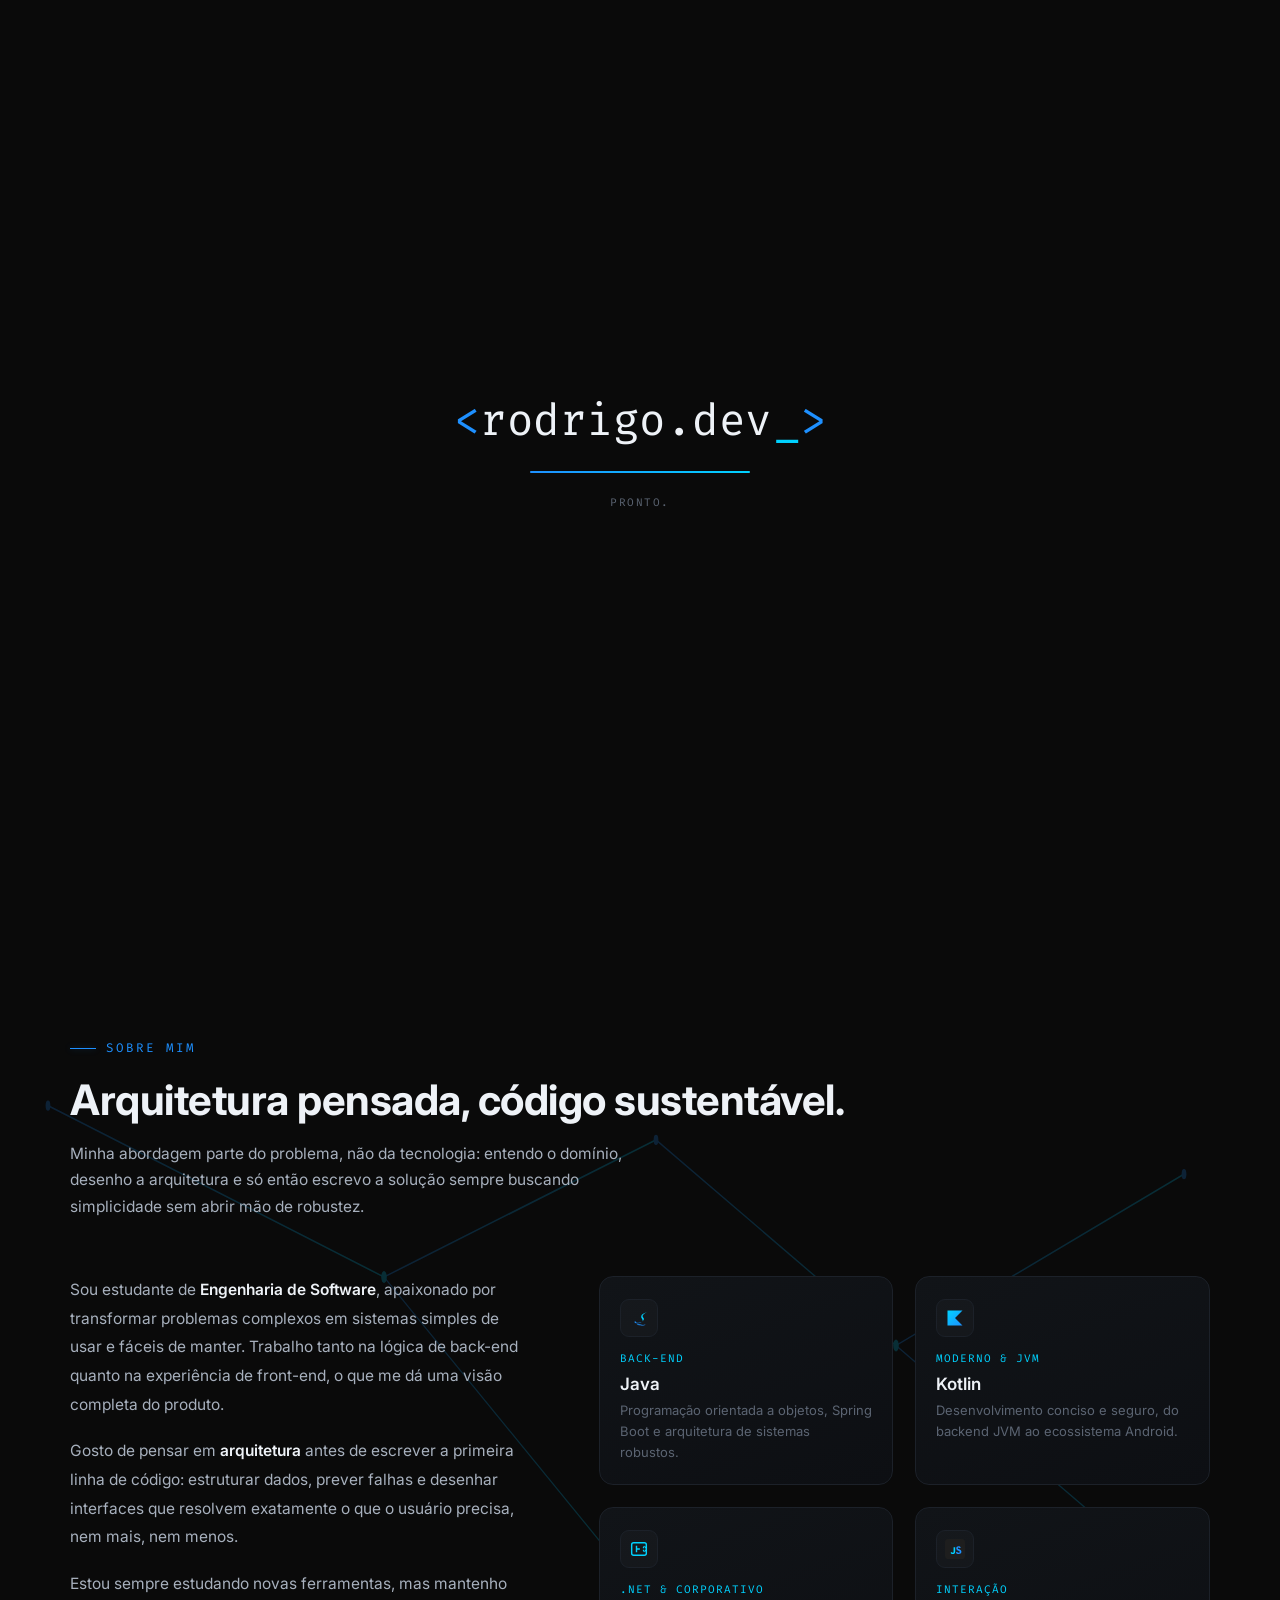
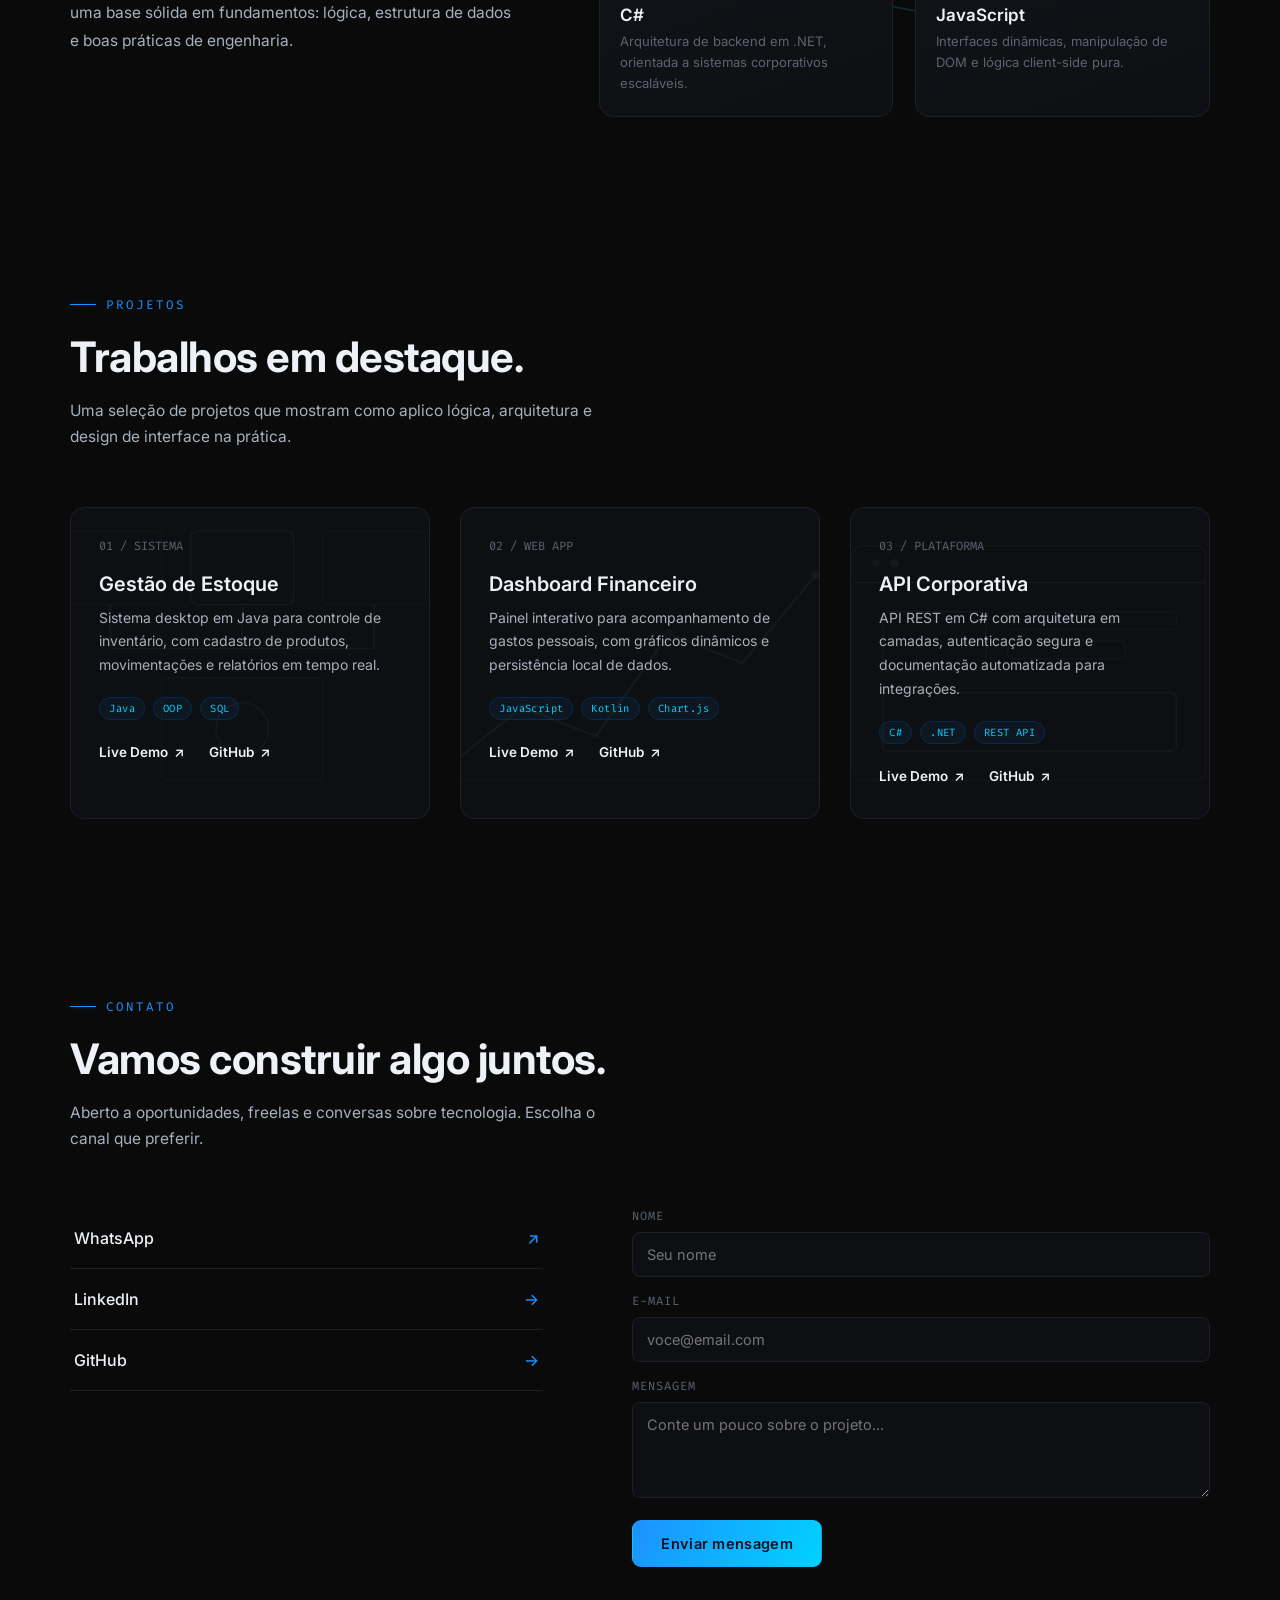
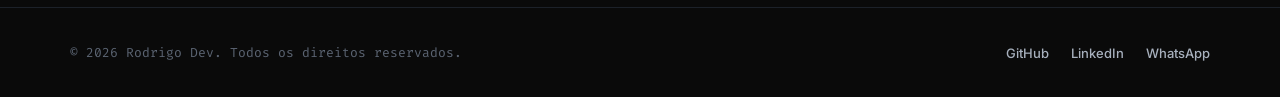
<file: index.html>
<!DOCTYPE html>
<html lang="pt-BR">
<head>
<meta charset="UTF-8">
<meta name="viewport" content="width=device-width, initial-scale=1.0">
<title>Rodrigo Dev — Desenvolvedor de Software</title>
<link rel="preconnect" href="https://fonts.googleapis.com">
<link rel="preconnect" href="https://fonts.gstatic.com" crossorigin>
<link href="https://fonts.googleapis.com/css2?family=Inter:wght@300;400;500;600;700;800&family=Fira+Code:wght@400;500;600;700&display=swap" rel="stylesheet">
<link rel="stylesheet" href="styles.css">
</head>
<body class="locked">

<div id="preloader">
  <div class="pre-logo">
    <span class="chev">&lt;</span><span class="txt">rodrigo.dev</span><span class="cursor">_</span><span class="chev">&gt;</span>
  </div>
  <div class="pre-bar"></div>
  <div class="pre-status" id="preStatus">compilando…</div>
</div>

<canvas id="net"></canvas>
<div class="noise"></div>

<div class="social-rail" aria-label="Redes sociais">
  <div class="rail-line"></div>
  <a href="https://github.com/rodrigo-sillva" target="_blank" rel="noopener" aria-label="GitHub">
    <svg viewBox="0 0 24 24" fill="none" stroke="currentColor" stroke-width="1.6"><path d="M12 2C6.48 2 2 6.58 2 12.25c0 4.53 2.87 8.37 6.84 9.73.5.1.68-.22.68-.5 0-.24-.01-1.04-.01-1.89-2.78.62-3.37-1.22-3.37-1.22-.45-1.18-1.11-1.5-1.11-1.5-.9-.63.07-.62.07-.62 1 .07 1.53 1.05 1.53 1.05.89 1.56 2.34 1.11 2.91.85.09-.66.35-1.11.63-1.37-2.22-.26-4.56-1.14-4.56-5.07 0-1.12.39-2.04 1.03-2.76-.1-.26-.45-1.31.1-2.73 0 0 .84-.27 2.75 1.05a9.3 9.3 0 0 1 5 0c1.91-1.32 2.75-1.05 2.75-1.05.55 1.42.2 2.47.1 2.73.64.72 1.03 1.64 1.03 2.76 0 3.94-2.34 4.81-4.57 5.06.36.32.68.95.68 1.92 0 1.39-.01 2.51-.01 2.85 0 .28.18.6.69.5A10.26 10.26 0 0 0 22 12.25C22 6.58 17.52 2 12 2Z"/></svg>
  </a>
  <a href="https://www.linkedin.com/in/rodrigo-da-cruz-silva/" target="_blank" rel="noopener" aria-label="LinkedIn">
    <svg viewBox="0 0 24 24" fill="none" stroke="currentColor" stroke-width="1.6"><rect x="3" y="3" width="18" height="18" rx="3"/><line x1="7.5" y1="10.2" x2="7.5" y2="17"/><line x1="7.5" y1="6.9" x2="7.5" y2="7"/><path d="M11.3 17v-4.2c0-1.5.9-2.6 2.3-2.6 1.3 0 2.1.9 2.1 2.6V17"/><line x1="11.3" y1="10.2" x2="11.3" y2="17"/></svg>
  </a>
  <a href="https://www.instagram.com/rodrigocruzz.s?igsh=YnJjajUyamhsdjR5" target="_blank" rel="noopener" aria-label="Instagram">
    <svg viewBox="0 0 24 24" fill="none" stroke="currentColor" stroke-width="1.6"><rect x="3" y="3" width="18" height="18" rx="5"/><circle cx="12" cy="12" r="4"/><circle cx="17.2" cy="6.8" r="1"/></svg>
  </a>
  <div class="rail-line"></div>
</div>

<header id="siteHeader">
  <a href="#hero" class="logo" aria-label="Rodrigo Dev — início">
    <span class="bracket">&lt;</span><span class="rodrigo">Rodrigo</span><span class="dev">Dev</span><span class="bracket">&gt;</span>
  </a>
  <button class="nav-toggle" id="navToggle" aria-label="Abrir menu" aria-expanded="false">
    <span></span><span></span><span></span>
  </button>
  <nav id="mainNav">
    <ul>
      <li><a href="#sobre">Sobre</a></li>
      <li><a href="#projetos">Projetos</a></li>
      <li><a href="#contato">Contato</a></li>
    </ul>
  </nav>
</header>

<main>

  <section id="hero">
    <div class="hero-inner">
      <div class="hero-content">
        <div class="hero-tag"><span class="dot"></span> DISPONÍVEL PARA NOVOS PROJETOS</div>
        <h1>
          <span class="type-line" id="typeLine">Desenvolvedor de Software</span>
          <span class="grad">Full Stack.<span class="caret"></span></span>
        </h1>
        <p class="lead">
          Construo sistemas robustos e escaláveis unindo arquitetura sólida em <strong style="color:var(--text-hi)">Java</strong>, <strong style="color:var(--text-hi)">Kotlin</strong> e <strong style="color:var(--text-hi)">C#</strong> a experiências dinâmicas no frontend com <strong style="color:var(--text-hi)">JavaScript</strong>. Foco em resolver problemas reais com código limpo e escalável.
        </p>

        <div class="tech-badges">
          <div class="tech-badge">
            <svg viewBox="0 0 24 24"><path fill="#1e90ff" d="M8.5 16.5c-1.6 1 3.6 1.7 6.7.6-2.1 1.5-9.9 2.2-8.5-.8 0 0 .9.1 1.8.2Z"/><path fill="#00d2ff" d="M15.9 13.4c1.4 1.6-.4 2.9-.4 2.9s3.6-1.9 2-4.2c-1.5-2.2-2.7-3.3 3.6-7 0 0-9.9 2.5-5.2 8.3Z"/><path fill="#1e90ff" d="M10 18.9s-1.6 1 1.1 1.3c3.2.4 4.9.3 8.3-.4 0 0 .8.5-.9 1-3.5.9-13.1 1.2-1.6-.5-.9-.2Zm-.6-2.7s-1.8 1.3 1 1.6c3.4.4 6.1.4 10.5-.6 0 0 .6.6-.5 1-4.1 1.2-14.7.8-9.6-1.3-.9.3Z"/></svg>
            Java
          </div>
          <div class="tech-badge">
            <svg viewBox="0 0 24 24"><defs><linearGradient id="kt-b" x1="0" y1="0" x2="1" y2="1"><stop offset="0" stop-color="#00d2ff"/><stop offset="1" stop-color="#1e90ff"/></linearGradient></defs><path fill="url(#kt-b)" d="M3 3h18L12 12l9 9H3V3Z"/></svg>
            Kotlin
          </div>
          <div class="tech-badge">
            <svg viewBox="0 0 24 24" fill="none" stroke="#00d2ff" stroke-width="1.7"><path d="M9 8v8M9 12h4"/><path d="M17.5 9.5l1.2-.8M17.5 9.5v1.6M17.5 14.5l1.2.8M17.5 14.5v-1.6M20 9.5l1.2-.8M20 9.5v1.6M20 14.5l1.2.8M20 14.5v-1.6"/><rect x="3.2" y="4.5" width="17.6" height="15" rx="2.4"/></svg>
            C#
          </div>
          <div class="tech-badge">
            <svg viewBox="0 0 24 24"><rect width="24" height="24" rx="4" fill="#1e1e1e"/><path fill="#00d2ff" d="M6.6 16.4l1.5-.9c.3.5.6.9 1.2.9.6 0 1-.2 1-1.2V9.8h1.9v5.4c0 2-1.2 2.9-2.8 2.9-1.5 0-2.4-.8-2.8-1.7Z"/><path fill="#1e90ff" d="M13 16.2l1.5-.9c.4.6 1 1.1 1.9 1.1.8 0 1.3-.4 1.3-.9 0-.6-.5-.9-1.4-1.3l-.5-.2c-1.4-.6-2.3-1.3-2.3-2.9 0-1.4 1.1-2.5 2.8-2.5 1.2 0 2.1.4 2.7 1.5l-1.5.9c-.3-.5-.6-.8-1.2-.8-.5 0-.9.3-.9.8 0 .5.3.7 1.2 1.1l.5.2c1.7.7 2.6 1.4 2.6 3.1 0 1.7-1.4 2.7-3.2 2.7-1.8 0-2.9-.8-3.5-1.9Z"/></svg>
            JavaScript
          </div>
        </div>

        <div class="hero-cta">
          <a href="#projetos" class="btn btn-primary">Veja Meus Projetos</a>
          <a href="#contato" class="btn btn-ghost">Entrar em Contato</a>
        </div>
        <div class="hero-meta">
          <div><div class="num">3+</div><div class="label">Anos em formação técnica</div></div>
          <div><div class="num">12</div><div class="label">Projetos entregues</div></div>
          <div><div class="num">100%</div><div class="label">Código próprio &amp; versionado</div></div>
        </div>
      </div>

      <div class="hero-visual" aria-hidden="true">
        <svg viewBox="0 0 560 420">
          <defs>
            <radialGradient id="coreGlow" cx="50%" cy="50%" r="50%">
              <stop offset="0%" stop-color="#00d2ff" stop-opacity=".9"/>
              <stop offset="100%" stop-color="#00d2ff" stop-opacity="0"/>
            </radialGradient>
            <linearGradient id="edgeGrad" x1="0" y1="0" x2="1" y2="1">
              <stop offset="0" stop-color="#1e90ff"/>
              <stop offset="1" stop-color="#00d2ff"/>
            </linearGradient>
          </defs>

          <circle cx="230" cy="210" r="95" fill="url(#coreGlow)" class="pulse-glow"/>
          <circle cx="230" cy="210" r="140" fill="none" stroke="#1e90ff" stroke-opacity=".25" stroke-width="1" class="spin-slow"/>
          <circle cx="230" cy="210" r="140" stroke-dasharray="4 10" fill="none" stroke="#00d2ff" stroke-opacity=".5" stroke-width="1.4" class="spin-slow"/>

          <line x1="230" y1="210" x2="100" y2="130" stroke="url(#edgeGrad)" stroke-opacity=".4" stroke-width="1.2"/>
          <line x1="230" y1="210" x2="360" y2="90" stroke="url(#edgeGrad)" stroke-opacity=".45" stroke-width="1.2"/>
          <line x1="230" y1="210" x2="100" y2="300" stroke="url(#edgeGrad)" stroke-opacity=".4" stroke-width="1.2"/>
          <line x1="230" y1="210" x2="350" y2="320" stroke="url(#edgeGrad)" stroke-opacity=".45" stroke-width="1.2"/>
          <line x1="230" y1="210" x2="230" y2="55" stroke="url(#edgeGrad)" stroke-opacity=".4" stroke-width="1.2"/>
          <line x1="360" y1="90" x2="500" y2="140" stroke="url(#edgeGrad)" stroke-opacity=".35" stroke-width="1.1"/>
          <line x1="350" y1="320" x2="500" y2="280" stroke="url(#edgeGrad)" stroke-opacity=".35" stroke-width="1.1"/>
          <line x1="230" y1="210" x2="500" y2="210" stroke="url(#edgeGrad)" stroke-opacity=".3" stroke-width="1"/>

          <g class="float-slow">
            <rect x="70" y="106" width="66" height="46" rx="8" fill="#0d0f13" stroke="#1e90ff" stroke-width="1.4"/>
            <text x="103" y="134" text-anchor="middle" font-family="Fira Code" font-size="13" fill="#00d2ff">{ }</text>
          </g>
          <g class="float-med">
            <rect x="326" y="66" width="66" height="46" rx="8" fill="#0d0f13" stroke="#00d2ff" stroke-width="1.4"/>
            <text x="359" y="94" text-anchor="middle" font-family="Fira Code" font-size="12" fill="#1e90ff">API</text>
          </g>
          <g class="float-fast">
            <rect x="68" y="276" width="66" height="46" rx="8" fill="#0d0f13" stroke="#1e90ff" stroke-width="1.4"/>
            <circle cx="101" cy="299" r="9" fill="none" stroke="#00d2ff" stroke-width="1.4"/>
          </g>
          <g class="float-med">
            <rect x="316" y="296" width="66" height="46" rx="8" fill="#0d0f13" stroke="#00d2ff" stroke-width="1.4"/>
            <path d="M336 319h26M336 314h18M336 324h20" stroke="#1e90ff" stroke-width="1.4" stroke-linecap="round"/>
          </g>
          <g class="float-slow">
            <rect x="198" y="16" width="64" height="46" rx="8" fill="#0d0f13" stroke="#00d2ff" stroke-width="1.4"/>
            <path d="M218 39h24M218 32h16" stroke="#1e90ff" stroke-width="1.4" stroke-linecap="round"/>
          </g>
          <g class="float-fast">
            <rect x="460" y="110" width="60" height="44" rx="8" fill="#0d0f13" stroke="#1e90ff" stroke-width="1.4"/>
            <circle cx="490" cy="132" r="8" fill="none" stroke="#00d2ff" stroke-width="1.4"/>
          </g>
          <g class="float-med">
            <rect x="460" y="256" width="60" height="44" rx="8" fill="#0d0f13" stroke="#00d2ff" stroke-width="1.4"/>
            <path d="M478 278h26M478 273h16" stroke="#1e90ff" stroke-width="1.4" stroke-linecap="round"/>
          </g>

          <circle cx="230" cy="210" r="6" fill="#eef2f7"/>
          <circle cx="500" cy="210" r="4" fill="#00d2ff" class="pulse-glow"/>
        </svg>
      </div>
    </div>
  </section>

  <section id="sobre">
    <svg class="about-network" viewBox="0 0 1600 500" preserveAspectRatio="none" aria-hidden="true">
      <defs>
        <linearGradient id="aboutEdge" x1="0" y1="0" x2="1" y2="0">
          <stop offset="0" stop-color="#1e90ff"/>
          <stop offset="1" stop-color="#00d2ff"/>
        </linearGradient>
      </defs>
      <line x1="60" y1="120" x2="480" y2="220" stroke="url(#aboutEdge)" stroke-width="1"/>
      <line x1="480" y1="220" x2="820" y2="140" stroke="url(#aboutEdge)" stroke-width="1"/>
      <line x1="820" y1="140" x2="1120" y2="260" stroke="url(#aboutEdge)" stroke-width="1"/>
      <line x1="1120" y1="260" x2="1480" y2="160" stroke="url(#aboutEdge)" stroke-width="1"/>
      <line x1="480" y1="220" x2="760" y2="380" stroke="url(#aboutEdge)" stroke-width="1"/>
      <line x1="760" y1="380" x2="1200" y2="420" stroke="url(#aboutEdge)" stroke-width="1"/>
      <line x1="1120" y1="260" x2="1420" y2="380" stroke="url(#aboutEdge)" stroke-width="1"/>
      <circle cx="60" cy="120" r="3" fill="#1e90ff"/>
      <circle cx="480" cy="220" r="3.5" fill="#00d2ff"/>
      <circle cx="820" cy="140" r="3" fill="#1e90ff"/>
      <circle cx="1120" cy="260" r="3.5" fill="#00d2ff"/>
      <circle cx="1480" cy="160" r="3" fill="#1e90ff"/>
      <circle cx="760" cy="380" r="3" fill="#00d2ff"/>
      <circle cx="1200" cy="420" r="3" fill="#1e90ff"/>
      <circle cx="1420" cy="380" r="3" fill="#00d2ff"/>
    </svg>
    <div class="eyebrow reveal">Sobre mim</div>
    <h2 class="section-title reveal">Arquitetura pensada, código sustentável.</h2>
    <p class="section-sub reveal reveal-delay-1">Minha abordagem parte do problema, não da tecnologia: entendo o domínio, desenho a arquitetura e só então escrevo a solução sempre buscando simplicidade sem abrir mão de robustez.</p>

    <div class="about-grid">
      <div class="about-text reveal">
        <p>Sou estudante de <strong>Engenharia de Software</strong>, apaixonado por transformar problemas complexos em sistemas simples de usar e fáceis de manter. Trabalho tanto na lógica de back-end quanto na experiência de front-end, o que me dá uma visão completa do produto.</p>
        <p>Gosto de pensar em <strong>arquitetura</strong> antes de escrever a primeira linha de código: estruturar dados, prever falhas e desenhar interfaces que resolvem exatamente o que o usuário precisa, nem mais, nem menos.</p>
        <p>Estou sempre estudando novas ferramentas, mas mantenho uma base sólida em fundamentos: lógica, estrutura de dados e boas práticas de engenharia.</p>
      </div>
      <div class="stack-grid">
        <div class="stack-card reveal">
          <div class="icon-wrap">
            <svg viewBox="0 0 24 24"><path fill="#1e90ff" d="M8.5 16.5c-1.6 1 3.6 1.7 6.7.6-2.1 1.5-9.9 2.2-8.5-.8 0 0 .9.1 1.8.2Z"/><path fill="#00d2ff" d="M15.9 13.4c1.4 1.6-.4 2.9-.4 2.9s3.6-1.9 2-4.2c-1.5-2.2-2.7-3.3 3.6-7 0 0-9.9 2.5-5.2 8.3Z"/><path fill="#1e90ff" d="M10 18.9s-1.6 1 1.1 1.3c3.2.4 4.9.3 8.3-.4 0 0 .8.5-.9 1-3.5.9-13.1 1.2-1.6-.5-.9-.2Zm-.6-2.7s-1.8 1.3 1 1.6c3.4.4 6.1.4 10.5-.6 0 0 .6.6-.5 1-4.1 1.2-14.7.8-9.6-1.3-.9.3Z"/></svg>
          </div>
          <div class="tag">BACK-END</div>
          <h3>Java</h3>
          <p>Programação orientada a objetos, Spring Boot e arquitetura de sistemas robustos.</p>
        </div>
        <div class="stack-card reveal reveal-delay-1">
          <div class="icon-wrap">
            <svg viewBox="0 0 24 24"><defs><linearGradient id="kt-c" x1="0" y1="0" x2="1" y2="1"><stop offset="0" stop-color="#00d2ff"/><stop offset="1" stop-color="#1e90ff"/></linearGradient></defs><path fill="url(#kt-c)" d="M3 3h18L12 12l9 9H3V3Z"/></svg>
          </div>
          <div class="tag">MODERNO &amp; JVM</div>
          <h3>Kotlin</h3>
          <p>Desenvolvimento conciso e seguro, do backend JVM ao ecossistema Android.</p>
        </div>
        <div class="stack-card reveal reveal-delay-1">
          <div class="icon-wrap">
            <svg viewBox="0 0 24 24" fill="none" stroke="#00d2ff" stroke-width="1.7"><path d="M9 8v8M9 12h4"/><path d="M17.5 9.5l1.2-.8M17.5 9.5v1.6M17.5 14.5l1.2.8M17.5 14.5v-1.6M20 9.5l1.2-.8M20 9.5v1.6M20 14.5l1.2.8M20 14.5v-1.6"/><rect x="3.2" y="4.5" width="17.6" height="15" rx="2.4"/></svg>
          </div>
          <div class="tag">.NET &amp; CORPORATIVO</div>
          <h3>C#</h3>
          <p>Arquitetura de backend em .NET, orientada a sistemas corporativos escaláveis.</p>
        </div>
        <div class="stack-card reveal reveal-delay-2">
          <div class="icon-wrap">
            <svg viewBox="0 0 24 24"><rect width="24" height="24" rx="4" fill="#1e1e1e"/><path fill="#00d2ff" d="M6.6 16.4l1.5-.9c.3.5.6.9 1.2.9.6 0 1-.2 1-1.2V9.8h1.9v5.4c0 2-1.2 2.9-2.8 2.9-1.5 0-2.4-.8-2.8-1.7Z"/><path fill="#1e90ff" d="M13 16.2l1.5-.9c.4.6 1 1.1 1.9 1.1.8 0 1.3-.4 1.3-.9 0-.6-.5-.9-1.4-1.3l-.5-.2c-1.4-.6-2.3-1.3-2.3-2.9 0-1.4 1.1-2.5 2.8-2.5 1.2 0 2.1.4 2.7 1.5l-1.5.9c-.3-.5-.6-.8-1.2-.8-.5 0-.9.3-.9.8 0 .5.3.7 1.2 1.1l.5.2c1.7.7 2.6 1.4 2.6 3.1 0 1.7-1.4 2.7-3.2 2.7-1.8 0-2.9-.8-3.5-1.9Z"/></svg>
          </div>
          <div class="tag">INTERAÇÃO</div>
          <h3>JavaScript</h3>
          <p>Interfaces dinâmicas, manipulação de DOM e lógica client-side pura.</p>
        </div>
      </div>
    </div>
  </section>

  <section id="projetos">
    <div class="eyebrow reveal">Projetos</div>
    <h2 class="section-title reveal">Trabalhos em destaque.</h2>
    <p class="section-sub reveal reveal-delay-1">Uma seleção de projetos que mostram como aplico lógica, arquitetura e design de interface na prática.</p>

    <div class="project-grid">
      <div class="project-card reveal">
        <div class="proj-illustration">
          <svg viewBox="0 0 300 220" preserveAspectRatio="xMidYMid slice">
            <rect x="20" y="20" width="70" height="50" rx="4" fill="none" stroke="#1e90ff" stroke-width="1"/>
            <rect x="110" y="20" width="70" height="50" rx="4" fill="none" stroke="#00d2ff" stroke-width="1"/>
            <rect x="200" y="20" width="70" height="50" rx="4" fill="none" stroke="#1e90ff" stroke-width="1"/>
            <path d="M55 70v30M145 70v30M235 70v30M55 100h180" stroke="#00d2ff" stroke-width="1"/>
            <rect x="90" y="120" width="110" height="70" rx="4" fill="none" stroke="#1e90ff" stroke-width="1"/>
            <circle cx="145" cy="155" r="18" fill="none" stroke="#00d2ff" stroke-width="1"/>
          </svg>
        </div>
        <div class="proj-index">01 / SISTEMA</div>
        <h3>Gestão de Estoque</h3>
        <p>Sistema desktop em Java para controle de inventário, com cadastro de produtos, movimentações e relatórios em tempo real.</p>
        <div class="proj-tags"><span>Java</span><span>OOP</span><span>SQL</span></div>
        <div class="proj-links">
          <a href="#" target="_blank" rel="noopener">Live Demo <span>↗</span></a>
          <a href="#" target="_blank" rel="noopener">GitHub <span>↗</span></a>
        </div>
      </div>

      <div class="project-card reveal reveal-delay-1">
        <div class="proj-illustration">
          <svg viewBox="0 0 300 220" preserveAspectRatio="xMidYMid slice">
            <polyline points="20,180 70,140 120,160 170,90 220,110 270,50" fill="none" stroke="#00d2ff" stroke-width="1.5"/>
            <circle cx="70" cy="140" r="3" fill="#1e90ff"/>
            <circle cx="170" cy="90" r="3" fill="#1e90ff"/>
            <circle cx="270" cy="50" r="3" fill="#00d2ff"/>
            <line x1="20" y1="190" x2="280" y2="190" stroke="#1e90ff" stroke-width="1"/>
            <line x1="20" y1="20" x2="20" y2="190" stroke="#1e90ff" stroke-width="1"/>
          </svg>
        </div>
        <div class="proj-index">02 / WEB APP</div>
        <h3>Dashboard Financeiro</h3>
        <p>Painel interativo para acompanhamento de gastos pessoais, com gráficos dinâmicos e persistência local de dados.</p>
        <div class="proj-tags"><span>JavaScript</span><span>Kotlin</span><span>Chart.js</span></div>
        <div class="proj-links">
          <a href="#" target="_blank" rel="noopener">Live Demo <span>↗</span></a>
          <a href="#" target="_blank" rel="noopener">GitHub <span>↗</span></a>
        </div>
      </div>

      <div class="project-card reveal reveal-delay-2">
        <div class="proj-illustration">
          <svg viewBox="0 0 300 220" preserveAspectRatio="xMidYMid slice">
            <rect x="30" y="30" width="240" height="160" rx="6" fill="none" stroke="#1e90ff" stroke-width="1"/>
            <line x1="30" y1="55" x2="270" y2="55" stroke="#00d2ff" stroke-width="1"/>
            <circle cx="45" cy="42" r="3" fill="#1e90ff"/>
            <circle cx="58" cy="42" r="3" fill="#00d2ff"/>
            <rect x="50" y="75" width="70" height="40" rx="3" fill="none" stroke="#00d2ff" stroke-width="1"/>
            <rect x="135" y="75" width="115" height="12" rx="3" fill="none" stroke="#1e90ff" stroke-width="1"/>
            <rect x="135" y="95" width="80" height="12" rx="3" fill="none" stroke="#1e90ff" stroke-width="1"/>
            <rect x="50" y="130" width="200" height="40" rx="3" fill="none" stroke="#00d2ff" stroke-width="1"/>
          </svg>
        </div>
        <div class="proj-index">03 / PLATAFORMA</div>
        <h3>API Corporativa</h3>
        <p>API REST em C# com arquitetura em camadas, autenticação segura e documentação automatizada para integrações.</p>
        <div class="proj-tags"><span>C#</span><span>.NET</span><span>REST API</span></div>
        <div class="proj-links">
          <a href="#" target="_blank" rel="noopener">Live Demo <span>↗</span></a>
          <a href="#" target="_blank" rel="noopener">GitHub <span>↗</span></a>
        </div>
      </div>
    </div>
  </section>

  <section id="contato">
    <div class="eyebrow reveal">Contato</div>
    <h2 class="section-title reveal">Vamos construir algo juntos.</h2>
    <p class="section-sub reveal reveal-delay-1">Aberto a oportunidades, freelas e conversas sobre tecnologia. Escolha o canal que preferir.</p>

    <div class="contact-wrap">
      <div class="contact-links reveal">
        <a href="https://wa.me/55SEUNUMERO" target="_blank" rel="noopener">WhatsApp <span class="arrow">↗</span></a>
        <a href="https://www.linkedin.com/in/rodrigo-da-cruz-silva/" target="_blank" rel="noopener">LinkedIn <span class="arrow">→</span></a>
        <a href="#" target="_blank" rel="noopener">GitHub <span class="arrow">→</span></a>
      </div>

      <form id="contactForm" class="reveal reveal-delay-1" action="https://formspree.io/f/xzdnrjnp" method="POST">
        <div class="field">
          <label for="name">Nome</label>
          <input id="name" name="name" type="text" placeholder="Seu nome" required>
        </div>
        <div class="field">
          <label for="email">E-mail</label>
          <input id="email" name="email" type="email" placeholder="voce@email.com" required>
        </div>
        <div class="field">
          <label for="msg">Mensagem</label>
          <textarea id="msg" name="message" rows="4" placeholder="Conte um pouco sobre o projeto..."></textarea>
        </div>
        <button type="submit" class="btn btn-primary">Enviar mensagem</button>
      </form>
    </div>
  </section>

</main>

<footer>
  <div class="copy">© <span id="year"></span> Rodrigo Dev. Todos os direitos reservados.</div>
  <div class="social">
    <a href="https://github.com/rodrigo-sillva" target="_blank" rel="noopener">GitHub</a>
    <a href="https://www.linkedin.com/in/rodrigo-da-cruz-silva/" target="_blank" rel="noopener">LinkedIn</a>
    <a href="https://wa.me/5574999410027" target="_blank" rel="noopener">WhatsApp</a>
  </div>
</footer>

<script src="script.js"></script>

</body>
</html>





<!--Seu fluxo de trabalho simples para os próximos dias:
Sempre que você abrir o VS Code, alterar algum arquivo (index.html, styles.css, etc.) e quiser atualizar o site, você não precisa mais usar o --force. Basta rodar essa rotina de 3 comandos no terminal:

Bash
git add .
git commit -m "Descricao do que voce alterou"
git push-->
</file>
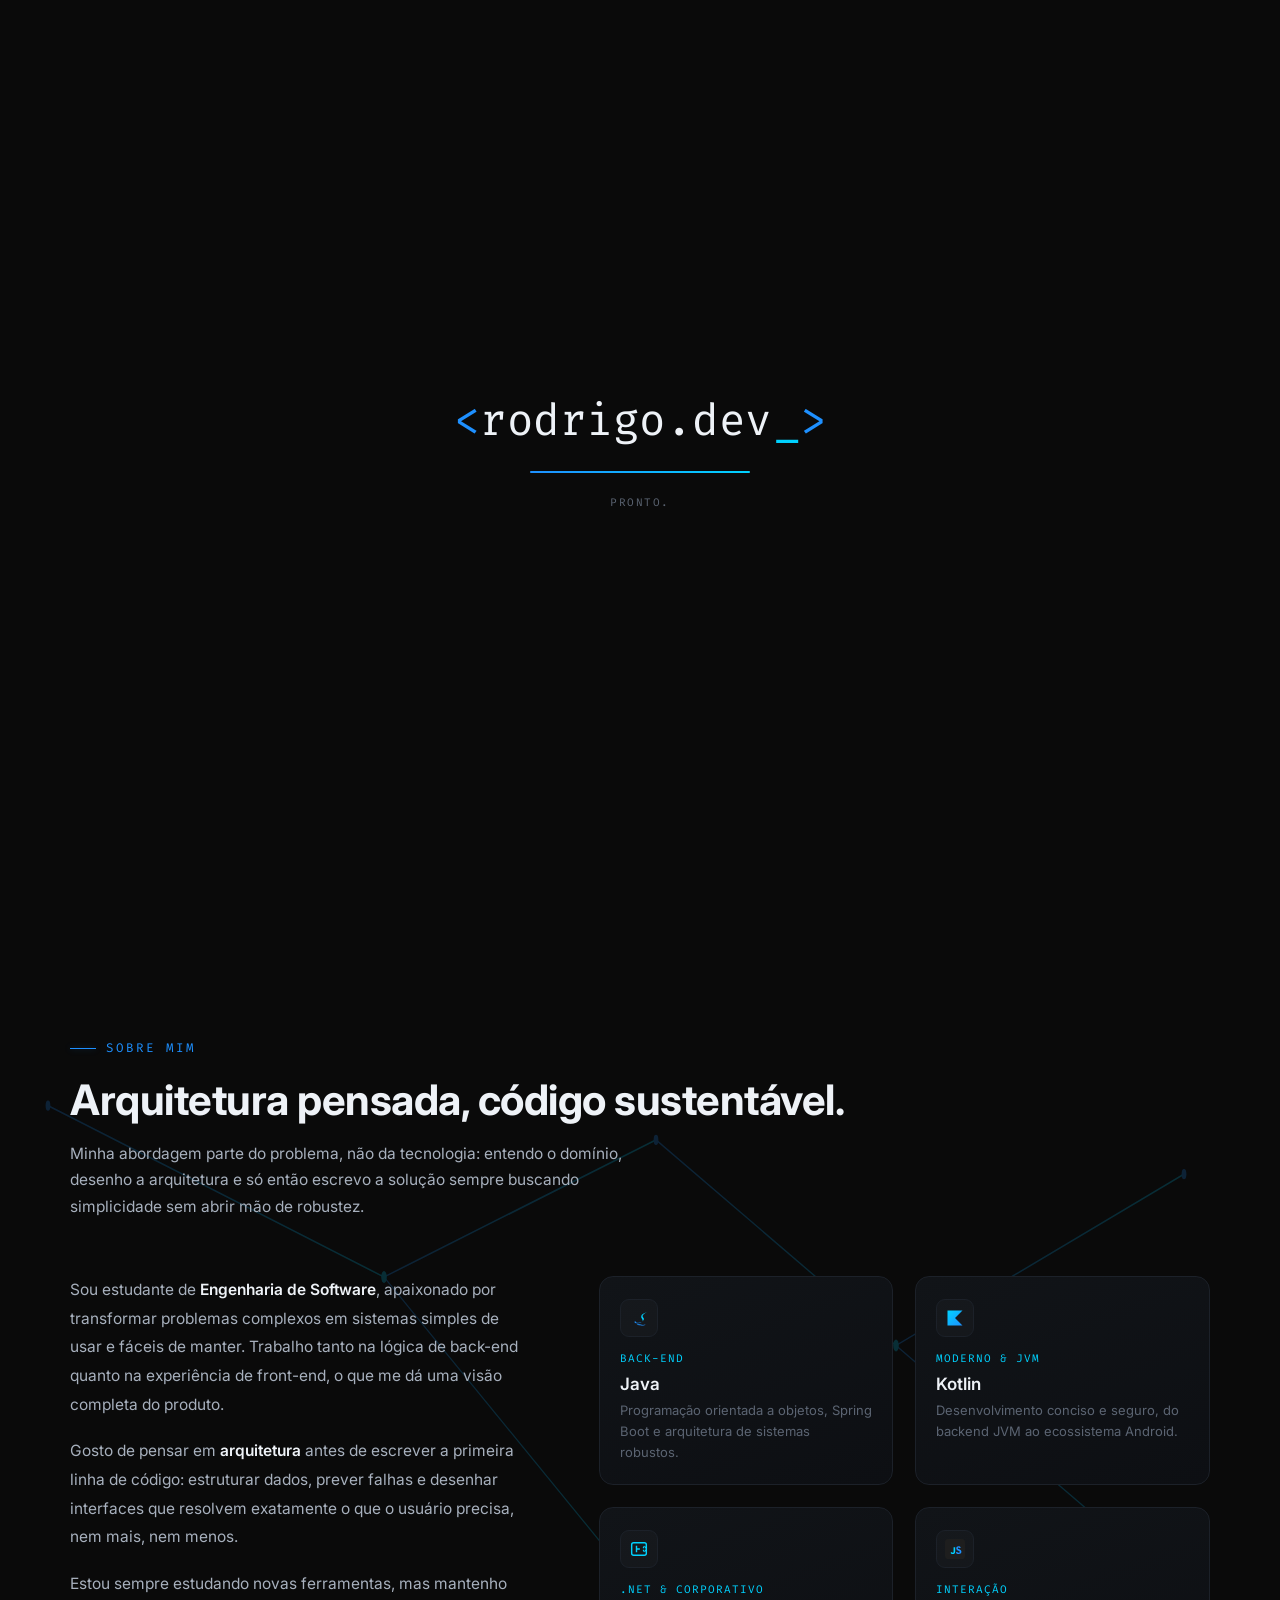
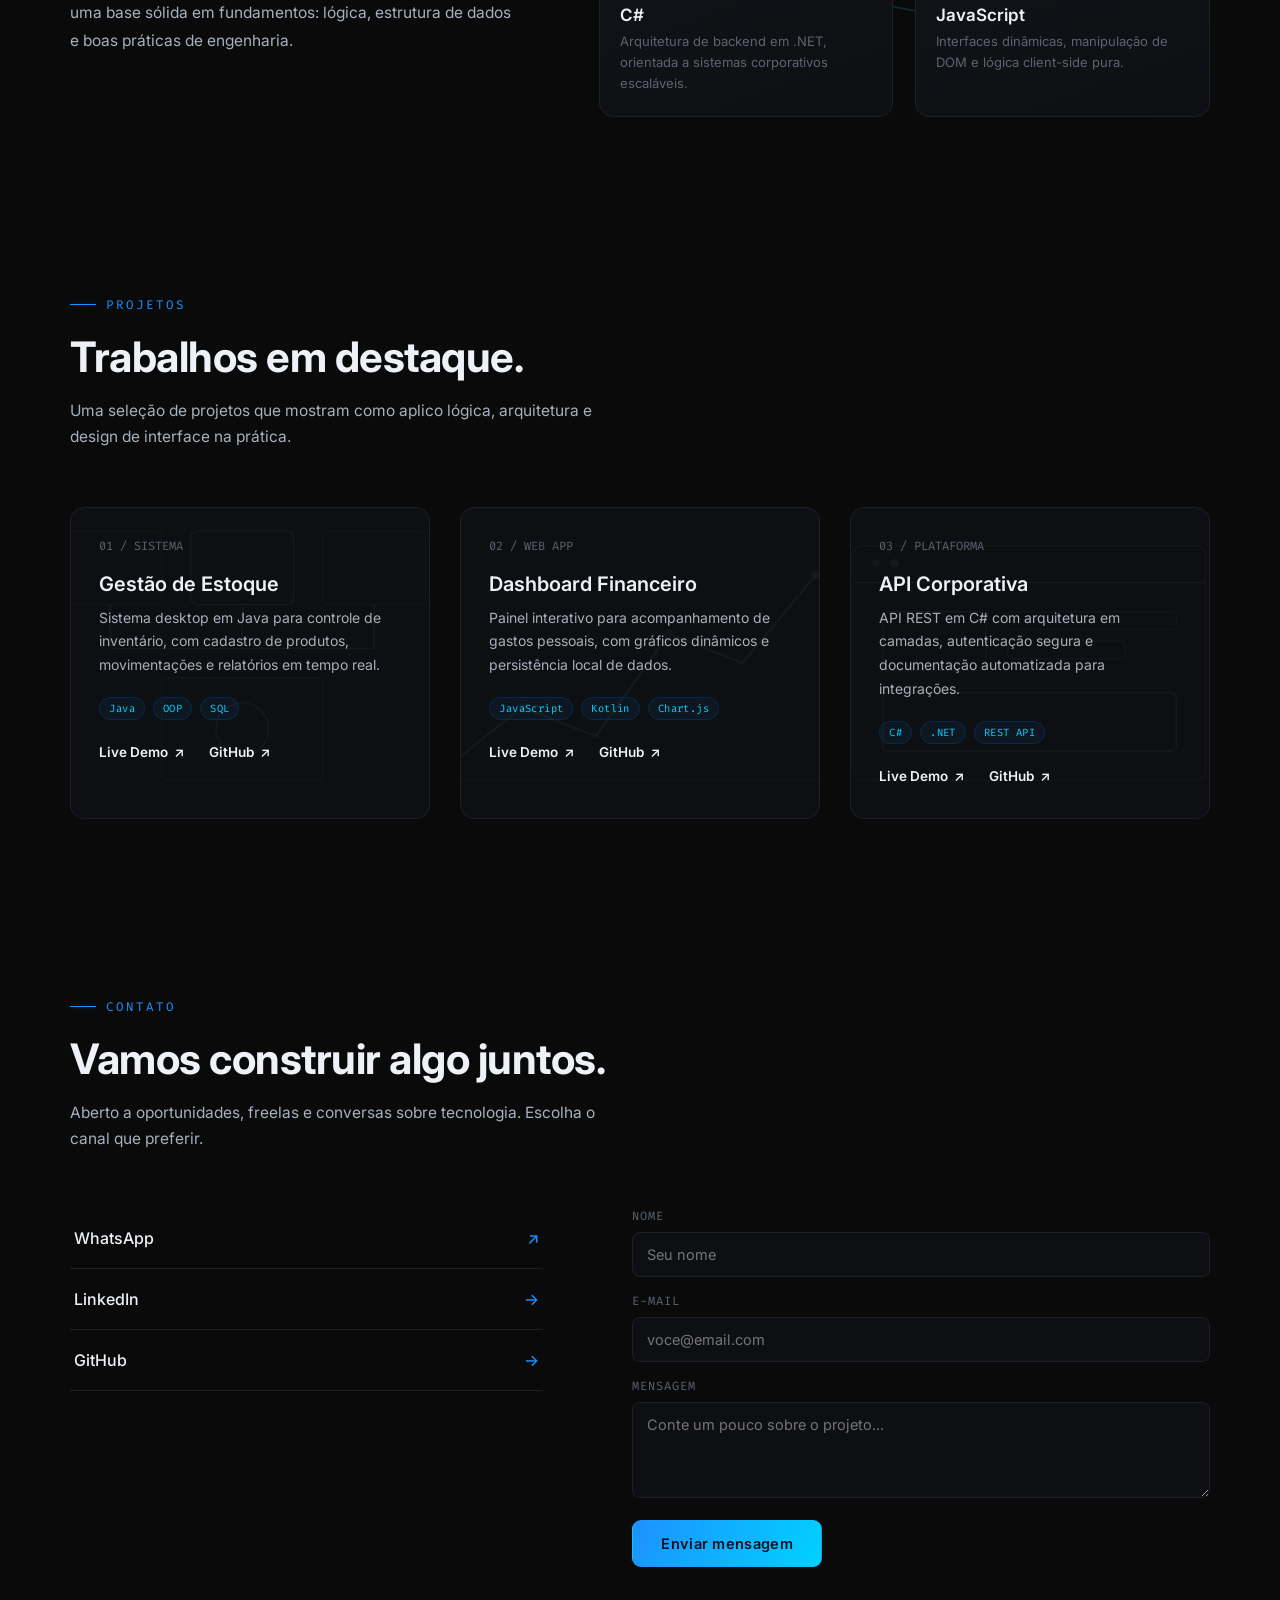
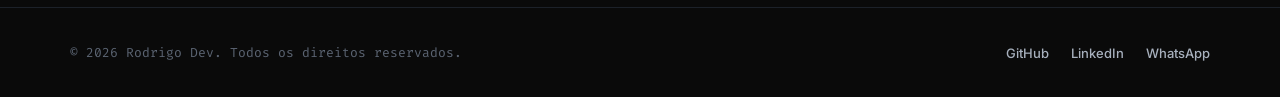
<file: index.html.html>
<!DOCTYPE html>
<html lang="pt-BR">
<head>
<meta charset="UTF-8">
<meta name="viewport" content="width=device-width, initial-scale=1.0">
<title>Rodrigo Dev — Engenheiro de Software</title>
<link rel="preconnect" href="https://fonts.googleapis.com">
<link rel="preconnect" href="https://fonts.gstatic.com" crossorigin>
<link href="https://fonts.googleapis.com/css2?family=Inter:wght@300;400;500;600;700;800&family=Fira+Code:wght@400;500;600;700&display=swap" rel="stylesheet">
<link rel="stylesheet" href="styles.css">
</head>
<body class="locked">

<div id="preloader">
  <div class="pre-logo">
    <span class="chev">&lt;</span><span class="txt">rodrigo.dev</span><span class="cursor">_</span><span class="chev">&gt;</span>
  </div>
  <div class="pre-bar"></div>
  <div class="pre-status" id="preStatus">compilando…</div>
</div>

<canvas id="net"></canvas>
<div class="noise"></div>

<div class="social-rail" aria-label="Redes sociais">
  <div class="rail-line"></div>
  <a href="https://github.com/rodrigo-sillva" target="_blank" rel="noopener" aria-label="GitHub">
    <svg viewBox="0 0 24 24" fill="none" stroke="currentColor" stroke-width="1.6"><path d="M12 2C6.48 2 2 6.58 2 12.25c0 4.53 2.87 8.37 6.84 9.73.5.1.68-.22.68-.5 0-.24-.01-1.04-.01-1.89-2.78.62-3.37-1.22-3.37-1.22-.45-1.18-1.11-1.5-1.11-1.5-.9-.63.07-.62.07-.62 1 .07 1.53 1.05 1.53 1.05.89 1.56 2.34 1.11 2.91.85.09-.66.35-1.11.63-1.37-2.22-.26-4.56-1.14-4.56-5.07 0-1.12.39-2.04 1.03-2.76-.1-.26-.45-1.31.1-2.73 0 0 .84-.27 2.75 1.05a9.3 9.3 0 0 1 5 0c1.91-1.32 2.75-1.05 2.75-1.05.55 1.42.2 2.47.1 2.73.64.72 1.03 1.64 1.03 2.76 0 3.94-2.34 4.81-4.57 5.06.36.32.68.95.68 1.92 0 1.39-.01 2.51-.01 2.85 0 .28.18.6.69.5A10.26 10.26 0 0 0 22 12.25C22 6.58 17.52 2 12 2Z"/></svg>
  </a>
  <a href="https://www.linkedin.com/in/rodrigo-da-cruz-silva/" target="_blank" rel="noopener" aria-label="LinkedIn">
    <svg viewBox="0 0 24 24" fill="none" stroke="currentColor" stroke-width="1.6"><rect x="3" y="3" width="18" height="18" rx="3"/><line x1="7.5" y1="10.2" x2="7.5" y2="17"/><line x1="7.5" y1="6.9" x2="7.5" y2="7"/><path d="M11.3 17v-4.2c0-1.5.9-2.6 2.3-2.6 1.3 0 2.1.9 2.1 2.6V17"/><line x1="11.3" y1="10.2" x2="11.3" y2="17"/></svg>
  </a>
  <a href="https://www.instagram.com/rodrigocruzz.s?igsh=YnJjajUyamhsdjR5" target="_blank" rel="noopener" aria-label="Instagram">
    <svg viewBox="0 0 24 24" fill="none" stroke="currentColor" stroke-width="1.6"><rect x="3" y="3" width="18" height="18" rx="5"/><circle cx="12" cy="12" r="4"/><circle cx="17.2" cy="6.8" r="1"/></svg>
  </a>
  <div class="rail-line"></div>
</div>

<header id="siteHeader">
  <a href="#hero" class="logo" aria-label="Rodrigo Dev — início">
    <span class="bracket">&lt;</span><span class="rodrigo">Rodrigo</span><span class="dev">Dev</span><span class="bracket">&gt;</span>
  </a>
  <button class="nav-toggle" id="navToggle" aria-label="Abrir menu" aria-expanded="false">
    <span></span><span></span><span></span>
  </button>
  <nav id="mainNav">
    <ul>
      <li><a href="#sobre">Sobre</a></li>
      <li><a href="#projetos">Projetos</a></li>
      <li><a href="#contato">Contato</a></li>
    </ul>
  </nav>
</header>

<main>

  <section id="hero">
    <div class="hero-inner">
      <div class="hero-content">
        <div class="hero-tag"><span class="dot"></span> DISPONÍVEL PARA NOVOS PROJETOS</div>
        <h1>
          <span class="type-line" id="typeLine">Desenvolvedor de Software</span>
          <span class="grad">Full Stack.<span class="caret"></span></span>
        </h1>
        <p class="lead">
          Construo sistemas robustos e escaláveis unindo arquitetura sólida em <strong style="color:var(--text-hi)">Java</strong>, <strong style="color:var(--text-hi)">Kotlin</strong> e <strong style="color:var(--text-hi)">C#</strong> a experiências dinâmicas no frontend com <strong style="color:var(--text-hi)">JavaScript</strong>. Foco em resolver problemas reais com código limpo e escalável.
        </p>

        <div class="tech-badges">
          <div class="tech-badge">
            <svg viewBox="0 0 24 24"><path fill="#1e90ff" d="M8.5 16.5c-1.6 1 3.6 1.7 6.7.6-2.1 1.5-9.9 2.2-8.5-.8 0 0 .9.1 1.8.2Z"/><path fill="#00d2ff" d="M15.9 13.4c1.4 1.6-.4 2.9-.4 2.9s3.6-1.9 2-4.2c-1.5-2.2-2.7-3.3 3.6-7 0 0-9.9 2.5-5.2 8.3Z"/><path fill="#1e90ff" d="M10 18.9s-1.6 1 1.1 1.3c3.2.4 4.9.3 8.3-.4 0 0 .8.5-.9 1-3.5.9-13.1 1.2-1.6-.5-.9-.2Zm-.6-2.7s-1.8 1.3 1 1.6c3.4.4 6.1.4 10.5-.6 0 0 .6.6-.5 1-4.1 1.2-14.7.8-9.6-1.3-.9.3Z"/></svg>
            Java
          </div>
          <div class="tech-badge">
            <svg viewBox="0 0 24 24"><defs><linearGradient id="kt-b" x1="0" y1="0" x2="1" y2="1"><stop offset="0" stop-color="#00d2ff"/><stop offset="1" stop-color="#1e90ff"/></linearGradient></defs><path fill="url(#kt-b)" d="M3 3h18L12 12l9 9H3V3Z"/></svg>
            Kotlin
          </div>
          <div class="tech-badge">
            <svg viewBox="0 0 24 24" fill="none" stroke="#00d2ff" stroke-width="1.7"><path d="M9 8v8M9 12h4"/><path d="M17.5 9.5l1.2-.8M17.5 9.5v1.6M17.5 14.5l1.2.8M17.5 14.5v-1.6M20 9.5l1.2-.8M20 9.5v1.6M20 14.5l1.2.8M20 14.5v-1.6"/><rect x="3.2" y="4.5" width="17.6" height="15" rx="2.4"/></svg>
            C#
          </div>
          <div class="tech-badge">
            <svg viewBox="0 0 24 24"><rect width="24" height="24" rx="4" fill="#1e1e1e"/><path fill="#00d2ff" d="M6.6 16.4l1.5-.9c.3.5.6.9 1.2.9.6 0 1-.2 1-1.2V9.8h1.9v5.4c0 2-1.2 2.9-2.8 2.9-1.5 0-2.4-.8-2.8-1.7Z"/><path fill="#1e90ff" d="M13 16.2l1.5-.9c.4.6 1 1.1 1.9 1.1.8 0 1.3-.4 1.3-.9 0-.6-.5-.9-1.4-1.3l-.5-.2c-1.4-.6-2.3-1.3-2.3-2.9 0-1.4 1.1-2.5 2.8-2.5 1.2 0 2.1.4 2.7 1.5l-1.5.9c-.3-.5-.6-.8-1.2-.8-.5 0-.9.3-.9.8 0 .5.3.7 1.2 1.1l.5.2c1.7.7 2.6 1.4 2.6 3.1 0 1.7-1.4 2.7-3.2 2.7-1.8 0-2.9-.8-3.5-1.9Z"/></svg>
            JavaScript
          </div>
        </div>

        <div class="hero-cta">
          <a href="#projetos" class="btn btn-primary">Veja Meus Projetos</a>
          <a href="#contato" class="btn btn-ghost">Entrar em Contato</a>
        </div>
        <div class="hero-meta">
          <div><div class="num">3+</div><div class="label">Anos em formação técnica</div></div>
          <div><div class="num">12</div><div class="label">Projetos entregues</div></div>
          <div><div class="num">100%</div><div class="label">Código próprio &amp; versionado</div></div>
        </div>
      </div>

      <div class="hero-visual" aria-hidden="true">
        <svg viewBox="0 0 560 420">
          <defs>
            <radialGradient id="coreGlow" cx="50%" cy="50%" r="50%">
              <stop offset="0%" stop-color="#00d2ff" stop-opacity=".9"/>
              <stop offset="100%" stop-color="#00d2ff" stop-opacity="0"/>
            </radialGradient>
            <linearGradient id="edgeGrad" x1="0" y1="0" x2="1" y2="1">
              <stop offset="0" stop-color="#1e90ff"/>
              <stop offset="1" stop-color="#00d2ff"/>
            </linearGradient>
          </defs>

          <circle cx="230" cy="210" r="95" fill="url(#coreGlow)" class="pulse-glow"/>
          <circle cx="230" cy="210" r="140" fill="none" stroke="#1e90ff" stroke-opacity=".25" stroke-width="1" class="spin-slow"/>
          <circle cx="230" cy="210" r="140" stroke-dasharray="4 10" fill="none" stroke="#00d2ff" stroke-opacity=".5" stroke-width="1.4" class="spin-slow"/>

          <line x1="230" y1="210" x2="100" y2="130" stroke="url(#edgeGrad)" stroke-opacity=".4" stroke-width="1.2"/>
          <line x1="230" y1="210" x2="360" y2="90" stroke="url(#edgeGrad)" stroke-opacity=".45" stroke-width="1.2"/>
          <line x1="230" y1="210" x2="100" y2="300" stroke="url(#edgeGrad)" stroke-opacity=".4" stroke-width="1.2"/>
          <line x1="230" y1="210" x2="350" y2="320" stroke="url(#edgeGrad)" stroke-opacity=".45" stroke-width="1.2"/>
          <line x1="230" y1="210" x2="230" y2="55" stroke="url(#edgeGrad)" stroke-opacity=".4" stroke-width="1.2"/>
          <line x1="360" y1="90" x2="500" y2="140" stroke="url(#edgeGrad)" stroke-opacity=".35" stroke-width="1.1"/>
          <line x1="350" y1="320" x2="500" y2="280" stroke="url(#edgeGrad)" stroke-opacity=".35" stroke-width="1.1"/>
          <line x1="230" y1="210" x2="500" y2="210" stroke="url(#edgeGrad)" stroke-opacity=".3" stroke-width="1"/>

          <g class="float-slow">
            <rect x="70" y="106" width="66" height="46" rx="8" fill="#0d0f13" stroke="#1e90ff" stroke-width="1.4"/>
            <text x="103" y="134" text-anchor="middle" font-family="Fira Code" font-size="13" fill="#00d2ff">{ }</text>
          </g>
          <g class="float-med">
            <rect x="326" y="66" width="66" height="46" rx="8" fill="#0d0f13" stroke="#00d2ff" stroke-width="1.4"/>
            <text x="359" y="94" text-anchor="middle" font-family="Fira Code" font-size="12" fill="#1e90ff">API</text>
          </g>
          <g class="float-fast">
            <rect x="68" y="276" width="66" height="46" rx="8" fill="#0d0f13" stroke="#1e90ff" stroke-width="1.4"/>
            <circle cx="101" cy="299" r="9" fill="none" stroke="#00d2ff" stroke-width="1.4"/>
          </g>
          <g class="float-med">
            <rect x="316" y="296" width="66" height="46" rx="8" fill="#0d0f13" stroke="#00d2ff" stroke-width="1.4"/>
            <path d="M336 319h26M336 314h18M336 324h20" stroke="#1e90ff" stroke-width="1.4" stroke-linecap="round"/>
          </g>
          <g class="float-slow">
            <rect x="198" y="16" width="64" height="46" rx="8" fill="#0d0f13" stroke="#00d2ff" stroke-width="1.4"/>
            <path d="M218 39h24M218 32h16" stroke="#1e90ff" stroke-width="1.4" stroke-linecap="round"/>
          </g>
          <g class="float-fast">
            <rect x="460" y="110" width="60" height="44" rx="8" fill="#0d0f13" stroke="#1e90ff" stroke-width="1.4"/>
            <circle cx="490" cy="132" r="8" fill="none" stroke="#00d2ff" stroke-width="1.4"/>
          </g>
          <g class="float-med">
            <rect x="460" y="256" width="60" height="44" rx="8" fill="#0d0f13" stroke="#00d2ff" stroke-width="1.4"/>
            <path d="M478 278h26M478 273h16" stroke="#1e90ff" stroke-width="1.4" stroke-linecap="round"/>
          </g>

          <circle cx="230" cy="210" r="6" fill="#eef2f7"/>
          <circle cx="500" cy="210" r="4" fill="#00d2ff" class="pulse-glow"/>
        </svg>
      </div>
    </div>
  </section>

  <section id="sobre">
    <svg class="about-network" viewBox="0 0 1600 500" preserveAspectRatio="none" aria-hidden="true">
      <defs>
        <linearGradient id="aboutEdge" x1="0" y1="0" x2="1" y2="0">
          <stop offset="0" stop-color="#1e90ff"/>
          <stop offset="1" stop-color="#00d2ff"/>
        </linearGradient>
      </defs>
      <line x1="60" y1="120" x2="480" y2="220" stroke="url(#aboutEdge)" stroke-width="1"/>
      <line x1="480" y1="220" x2="820" y2="140" stroke="url(#aboutEdge)" stroke-width="1"/>
      <line x1="820" y1="140" x2="1120" y2="260" stroke="url(#aboutEdge)" stroke-width="1"/>
      <line x1="1120" y1="260" x2="1480" y2="160" stroke="url(#aboutEdge)" stroke-width="1"/>
      <line x1="480" y1="220" x2="760" y2="380" stroke="url(#aboutEdge)" stroke-width="1"/>
      <line x1="760" y1="380" x2="1200" y2="420" stroke="url(#aboutEdge)" stroke-width="1"/>
      <line x1="1120" y1="260" x2="1420" y2="380" stroke="url(#aboutEdge)" stroke-width="1"/>
      <circle cx="60" cy="120" r="3" fill="#1e90ff"/>
      <circle cx="480" cy="220" r="3.5" fill="#00d2ff"/>
      <circle cx="820" cy="140" r="3" fill="#1e90ff"/>
      <circle cx="1120" cy="260" r="3.5" fill="#00d2ff"/>
      <circle cx="1480" cy="160" r="3" fill="#1e90ff"/>
      <circle cx="760" cy="380" r="3" fill="#00d2ff"/>
      <circle cx="1200" cy="420" r="3" fill="#1e90ff"/>
      <circle cx="1420" cy="380" r="3" fill="#00d2ff"/>
    </svg>
    <div class="eyebrow reveal">Sobre mim</div>
    <h2 class="section-title reveal">Arquitetura pensada, código sustentável.</h2>
    <p class="section-sub reveal reveal-delay-1">Minha abordagem parte do problema, não da tecnologia: entendo o domínio, desenho a arquitetura e só então escrevo a solução sempre buscando simplicidade sem abrir mão de robustez.</p>

    <div class="about-grid">
      <div class="about-text reveal">
        <p>Sou estudante de <strong>Engenharia de Software</strong>, apaixonado por transformar problemas complexos em sistemas simples de usar e fáceis de manter. Trabalho tanto na lógica de back-end quanto na experiência de front-end, o que me dá uma visão completa do produto.</p>
        <p>Gosto de pensar em <strong>arquitetura</strong> antes de escrever a primeira linha de código: estruturar dados, prever falhas e desenhar interfaces que resolvem exatamente o que o usuário precisa, nem mais, nem menos.</p>
        <p>Estou sempre estudando novas ferramentas, mas mantenho uma base sólida em fundamentos: lógica, estrutura de dados e boas práticas de engenharia.</p>
      </div>
      <div class="stack-grid">
        <div class="stack-card reveal">
          <div class="icon-wrap">
            <svg viewBox="0 0 24 24"><path fill="#1e90ff" d="M8.5 16.5c-1.6 1 3.6 1.7 6.7.6-2.1 1.5-9.9 2.2-8.5-.8 0 0 .9.1 1.8.2Z"/><path fill="#00d2ff" d="M15.9 13.4c1.4 1.6-.4 2.9-.4 2.9s3.6-1.9 2-4.2c-1.5-2.2-2.7-3.3 3.6-7 0 0-9.9 2.5-5.2 8.3Z"/><path fill="#1e90ff" d="M10 18.9s-1.6 1 1.1 1.3c3.2.4 4.9.3 8.3-.4 0 0 .8.5-.9 1-3.5.9-13.1 1.2-1.6-.5-.9-.2Zm-.6-2.7s-1.8 1.3 1 1.6c3.4.4 6.1.4 10.5-.6 0 0 .6.6-.5 1-4.1 1.2-14.7.8-9.6-1.3-.9.3Z"/></svg>
          </div>
          <div class="tag">BACK-END</div>
          <h3>Java</h3>
          <p>Programação orientada a objetos, Spring Boot e arquitetura de sistemas robustos.</p>
        </div>
        <div class="stack-card reveal reveal-delay-1">
          <div class="icon-wrap">
            <svg viewBox="0 0 24 24"><defs><linearGradient id="kt-c" x1="0" y1="0" x2="1" y2="1"><stop offset="0" stop-color="#00d2ff"/><stop offset="1" stop-color="#1e90ff"/></linearGradient></defs><path fill="url(#kt-c)" d="M3 3h18L12 12l9 9H3V3Z"/></svg>
          </div>
          <div class="tag">MODERNO &amp; JVM</div>
          <h3>Kotlin</h3>
          <p>Desenvolvimento conciso e seguro, do backend JVM ao ecossistema Android.</p>
        </div>
        <div class="stack-card reveal reveal-delay-1">
          <div class="icon-wrap">
            <svg viewBox="0 0 24 24" fill="none" stroke="#00d2ff" stroke-width="1.7"><path d="M9 8v8M9 12h4"/><path d="M17.5 9.5l1.2-.8M17.5 9.5v1.6M17.5 14.5l1.2.8M17.5 14.5v-1.6M20 9.5l1.2-.8M20 9.5v1.6M20 14.5l1.2.8M20 14.5v-1.6"/><rect x="3.2" y="4.5" width="17.6" height="15" rx="2.4"/></svg>
          </div>
          <div class="tag">.NET &amp; CORPORATIVO</div>
          <h3>C#</h3>
          <p>Arquitetura de backend em .NET, orientada a sistemas corporativos escaláveis.</p>
        </div>
        <div class="stack-card reveal reveal-delay-2">
          <div class="icon-wrap">
            <svg viewBox="0 0 24 24"><rect width="24" height="24" rx="4" fill="#1e1e1e"/><path fill="#00d2ff" d="M6.6 16.4l1.5-.9c.3.5.6.9 1.2.9.6 0 1-.2 1-1.2V9.8h1.9v5.4c0 2-1.2 2.9-2.8 2.9-1.5 0-2.4-.8-2.8-1.7Z"/><path fill="#1e90ff" d="M13 16.2l1.5-.9c.4.6 1 1.1 1.9 1.1.8 0 1.3-.4 1.3-.9 0-.6-.5-.9-1.4-1.3l-.5-.2c-1.4-.6-2.3-1.3-2.3-2.9 0-1.4 1.1-2.5 2.8-2.5 1.2 0 2.1.4 2.7 1.5l-1.5.9c-.3-.5-.6-.8-1.2-.8-.5 0-.9.3-.9.8 0 .5.3.7 1.2 1.1l.5.2c1.7.7 2.6 1.4 2.6 3.1 0 1.7-1.4 2.7-3.2 2.7-1.8 0-2.9-.8-3.5-1.9Z"/></svg>
          </div>
          <div class="tag">INTERAÇÃO</div>
          <h3>JavaScript</h3>
          <p>Interfaces dinâmicas, manipulação de DOM e lógica client-side pura.</p>
        </div>
      </div>
    </div>
  </section>

  <section id="projetos">
    <div class="eyebrow reveal">Projetos</div>
    <h2 class="section-title reveal">Trabalhos em destaque.</h2>
    <p class="section-sub reveal reveal-delay-1">Uma seleção de projetos que mostram como aplico lógica, arquitetura e design de interface na prática.</p>

    <div class="project-grid">
      <div class="project-card reveal">
        <div class="proj-illustration">
          <svg viewBox="0 0 300 220" preserveAspectRatio="xMidYMid slice">
            <rect x="20" y="20" width="70" height="50" rx="4" fill="none" stroke="#1e90ff" stroke-width="1"/>
            <rect x="110" y="20" width="70" height="50" rx="4" fill="none" stroke="#00d2ff" stroke-width="1"/>
            <rect x="200" y="20" width="70" height="50" rx="4" fill="none" stroke="#1e90ff" stroke-width="1"/>
            <path d="M55 70v30M145 70v30M235 70v30M55 100h180" stroke="#00d2ff" stroke-width="1"/>
            <rect x="90" y="120" width="110" height="70" rx="4" fill="none" stroke="#1e90ff" stroke-width="1"/>
            <circle cx="145" cy="155" r="18" fill="none" stroke="#00d2ff" stroke-width="1"/>
          </svg>
        </div>
        <div class="proj-index">01 / SISTEMA</div>
        <h3>Gestão de Estoque</h3>
        <p>Sistema desktop em Java para controle de inventário, com cadastro de produtos, movimentações e relatórios em tempo real.</p>
        <div class="proj-tags"><span>Java</span><span>OOP</span><span>SQL</span></div>
        <div class="proj-links">
          <a href="#" target="_blank" rel="noopener">Live Demo <span>↗</span></a>
          <a href="#" target="_blank" rel="noopener">GitHub <span>↗</span></a>
        </div>
      </div>

      <div class="project-card reveal reveal-delay-1">
        <div class="proj-illustration">
          <svg viewBox="0 0 300 220" preserveAspectRatio="xMidYMid slice">
            <polyline points="20,180 70,140 120,160 170,90 220,110 270,50" fill="none" stroke="#00d2ff" stroke-width="1.5"/>
            <circle cx="70" cy="140" r="3" fill="#1e90ff"/>
            <circle cx="170" cy="90" r="3" fill="#1e90ff"/>
            <circle cx="270" cy="50" r="3" fill="#00d2ff"/>
            <line x1="20" y1="190" x2="280" y2="190" stroke="#1e90ff" stroke-width="1"/>
            <line x1="20" y1="20" x2="20" y2="190" stroke="#1e90ff" stroke-width="1"/>
          </svg>
        </div>
        <div class="proj-index">02 / WEB APP</div>
        <h3>Dashboard Financeiro</h3>
        <p>Painel interativo para acompanhamento de gastos pessoais, com gráficos dinâmicos e persistência local de dados.</p>
        <div class="proj-tags"><span>JavaScript</span><span>Kotlin</span><span>Chart.js</span></div>
        <div class="proj-links">
          <a href="#" target="_blank" rel="noopener">Live Demo <span>↗</span></a>
          <a href="#" target="_blank" rel="noopener">GitHub <span>↗</span></a>
        </div>
      </div>

      <div class="project-card reveal reveal-delay-2">
        <div class="proj-illustration">
          <svg viewBox="0 0 300 220" preserveAspectRatio="xMidYMid slice">
            <rect x="30" y="30" width="240" height="160" rx="6" fill="none" stroke="#1e90ff" stroke-width="1"/>
            <line x1="30" y1="55" x2="270" y2="55" stroke="#00d2ff" stroke-width="1"/>
            <circle cx="45" cy="42" r="3" fill="#1e90ff"/>
            <circle cx="58" cy="42" r="3" fill="#00d2ff"/>
            <rect x="50" y="75" width="70" height="40" rx="3" fill="none" stroke="#00d2ff" stroke-width="1"/>
            <rect x="135" y="75" width="115" height="12" rx="3" fill="none" stroke="#1e90ff" stroke-width="1"/>
            <rect x="135" y="95" width="80" height="12" rx="3" fill="none" stroke="#1e90ff" stroke-width="1"/>
            <rect x="50" y="130" width="200" height="40" rx="3" fill="none" stroke="#00d2ff" stroke-width="1"/>
          </svg>
        </div>
        <div class="proj-index">03 / PLATAFORMA</div>
        <h3>API Corporativa</h3>
        <p>API REST em C# com arquitetura em camadas, autenticação segura e documentação automatizada para integrações.</p>
        <div class="proj-tags"><span>C#</span><span>.NET</span><span>REST API</span></div>
        <div class="proj-links">
          <a href="#" target="_blank" rel="noopener">Live Demo <span>↗</span></a>
          <a href="#" target="_blank" rel="noopener">GitHub <span>↗</span></a>
        </div>
      </div>
    </div>
  </section>

  <section id="contato">
    <div class="eyebrow reveal">Contato</div>
    <h2 class="section-title reveal">Vamos construir algo juntos.</h2>
    <p class="section-sub reveal reveal-delay-1">Aberto a oportunidades, freelas e conversas sobre tecnologia. Escolha o canal que preferir.</p>

    <div class="contact-wrap">
      <div class="contact-links reveal">
        <a href="https://wa.me/55SEUNUMERO" target="_blank" rel="noopener">WhatsApp <span class="arrow">↗</span></a>
        <a href="https://www.linkedin.com/in/rodrigo-da-cruz-silva/" target="_blank" rel="noopener">LinkedIn <span class="arrow">→</span></a>
        <a href="#" target="_blank" rel="noopener">GitHub <span class="arrow">→</span></a>
      </div>

      <form id="contactForm" class="reveal reveal-delay-1" action="https://formspree.io/f/xzdnrjnp" method="POST">
        <div class="field">
          <label for="name">Nome</label>
          <input id="name" name="name" type="text" placeholder="Seu nome" required>
        </div>
        <div class="field">
          <label for="email">E-mail</label>
          <input id="email" name="email" type="email" placeholder="voce@email.com" required>
        </div>
        <div class="field">
          <label for="msg">Mensagem</label>
          <textarea id="msg" name="message" rows="4" placeholder="Conte um pouco sobre o projeto..."></textarea>
        </div>
        <button type="submit" class="btn btn-primary">Enviar mensagem</button>
      </form>
    </div>
  </section>

</main>

<footer>
  <div class="copy">© <span id="year"></span> Rodrigo Dev. Todos os direitos reservados.</div>
  <div class="social">
    <a href="https://github.com/rodrigo-sillva" target="_blank" rel="noopener">GitHub</a>
    <a href="https://www.linkedin.com/in/rodrigo-da-cruz-silva/" target="_blank" rel="noopener">LinkedIn</a>
    <a href="https://wa.me/5574999410027" target="_blank" rel="noopener">WhatsApp</a>
  </div>
</footer>

<script src="script.js"></script>

</body>
</html>
</file>
<file: styles.css>
:root{
    --bg-0:#0a0a0a;
    --bg-1:#0d0f13;
    --bg-2:#111418;
    --line:#1c2129;
    --text-hi:#eef2f7;
    --text-mid:#a7b0bd;
    --text-low:#5b6472;
    --blue:#1e90ff;
    --cyan:#00d2ff;
    --blue-deep:#0a2a4d;
    --blue-glow:rgba(30,144,255,.35);
    --cyan-glow:rgba(0,210,255,.30);
    --radius:14px;
    --ease:cubic-bezier(.22,1,.36,1);
    --pad-x:clamp(28px,5.5vw,110px);
  }

  *{margin:0;padding:0;box-sizing:border-box;}
  html{scroll-behavior:smooth;}
  ::selection{background:var(--blue);color:#00131f;}

  body{
    background:var(--bg-0);
    color:var(--text-mid);
    font-family:'Inter',sans-serif;
    overflow-x:hidden;
    position:relative;
  }

  body.locked{overflow:hidden;height:100vh;}

  @media (prefers-reduced-motion: reduce){
    *{animation-duration:.01ms !important; animation-iteration-count:1 !important; transition-duration:.01ms !important; scroll-behavior:auto !important;}
  }

  a{color:inherit;text-decoration:none;}
  ul{list-style:none;}
  button{font-family:inherit;}
  :focus-visible{outline:2px solid var(--cyan);outline-offset:3px;border-radius:4px;}

  /* ---------- background canvas ---------- */
  #net{
    position:fixed;inset:0;z-index:0;
    background:
      radial-gradient(ellipse 60% 40% at 15% 10%, rgba(30,144,255,.08), transparent 60%),
      radial-gradient(ellipse 50% 35% at 90% 85%, rgba(0,210,255,.06), transparent 60%),
      var(--bg-0);
  }

  .noise{
    position:fixed;inset:0;z-index:1;pointer-events:none;opacity:.025;
    background-image:url("data:image/svg+xml,%3Csvg xmlns='http://www.w3.org/2000/svg' width='120' height='120'%3E%3Cfilter id='n'%3E%3CfeTurbulence type='fractalNoise' baseFrequency='0.9' numOctaves='2' stitchTiles='stitch'/%3E%3C/filter%3E%3Crect width='100%25' height='100%25' filter='url(%23n)'/%3E%3C/svg%3E");
  }

  /* ---------- preloader ---------- */
  #preloader{
    position:fixed;inset:0;z-index:9999;
    background:var(--bg-0);
    display:flex;align-items:center;justify-content:center;
    flex-direction:column;gap:22px;
    transition:opacity .7s var(--ease), visibility .7s var(--ease);
  }
  #preloader.done{opacity:0;visibility:hidden;}

  .pre-logo{
    font-family:'Fira Code',monospace;
    font-size:clamp(28px,5vw,44px);
    color:var(--text-hi);
    letter-spacing:.5px;
    display:flex;
  }
  .pre-logo .chev{color:var(--blue);opacity:0;animation:chevIn .4s var(--ease) .1s forwards;}
  .pre-logo .txt{opacity:0;transform:translateY(6px);animation:chevIn .4s var(--ease) .35s forwards;}
  .pre-logo .cursor{
    color:var(--cyan);
    animation:blink 1s steps(1) infinite;
    margin-left:2px;
  }
  @keyframes chevIn{to{opacity:1;transform:translateY(0);}}
  @keyframes blink{50%{opacity:0;}}

  .pre-bar{
    width:220px;height:2px;background:var(--line);border-radius:2px;overflow:hidden;position:relative;
  }
  .pre-bar::after{
    content:'';position:absolute;inset:0;width:0%;
    background:linear-gradient(90deg,var(--blue),var(--cyan));
    box-shadow:0 0 12px var(--cyan-glow);
    animation:load 1.6s var(--ease) forwards;
  }
  @keyframes load{to{width:100%;}}

  .pre-status{
    font-family:'Fira Code',monospace;
    font-size:11px;letter-spacing:1.5px;text-transform:uppercase;color:var(--text-low);
  }

  /* ---------- header ---------- */
  header{
    position:fixed;top:0;left:0;right:0;z-index:100;
    display:flex;align-items:center;justify-content:space-between;
    padding:22px var(--pad-x);
    backdrop-filter:blur(14px) saturate(140%);
    background:rgba(10,10,10,.55);
    border-bottom:1px solid transparent;
    transition:border-color .4s var(--ease), background .4s var(--ease);
  }
  header.scrolled{
    border-bottom-color:var(--line);
    background:rgba(10,10,10,.78);
  }

  .logo{
    display:flex;align-items:baseline;gap:2px;
    font-weight:600;font-size:21px;
    cursor:pointer;user-select:none;
  }
  .logo .rodrigo{color:var(--text-hi);font-weight:500;letter-spacing:.2px;}
  .logo .dev{
    font-family:'Fira Code',monospace;
    font-weight:700;
    background:linear-gradient(120deg,var(--blue),var(--cyan));
    -webkit-background-clip:text;background-clip:text;color:transparent;
    position:relative;padding-left:2px;
  }
  .logo .dev::after{
    content:'_';
    -webkit-text-fill-color:var(--cyan);
    animation:blink 1.1s steps(1) infinite;
  }
  .logo .bracket{color:var(--blue);font-family:'Fira Code',monospace;font-weight:500;opacity:.8;}

  nav ul{display:flex;gap:clamp(20px,3vw,40px);}
  nav a{
    position:relative;font-size:14.5px;font-weight:500;color:var(--text-mid);
    padding:6px 2px;letter-spacing:.2px;
    transition:color .3s;
  }
  nav a::before{
    content:'';position:absolute;left:50%;bottom:0;height:1.5px;width:0;
    background:linear-gradient(90deg,var(--blue),var(--cyan));
    transition:width .35s var(--ease), left .35s var(--ease);
    box-shadow:0 0 8px var(--cyan-glow);
  }
  nav a:hover, nav a:focus-visible{color:var(--text-hi);}
  nav a:hover::before, nav a:focus-visible::before{left:0;width:100%;}

  .nav-toggle{display:none;}

  /* ---------- generic layout ---------- */
  section{
    position:relative;z-index:2;
    padding:140px var(--pad-x) 40px;
    width:100%;
  }

  .eyebrow{
    font-family:'Fira Code',monospace;
    font-size:12.5px;color:var(--blue);letter-spacing:2px;text-transform:uppercase;
    display:flex;align-items:center;gap:10px;margin-bottom:18px;
  }
  .eyebrow::before{content:'';width:26px;height:1px;background:var(--blue);box-shadow:0 0 6px var(--blue-glow);}

  h2.section-title{
    font-size:clamp(28px,3.6vw,42px);
    color:var(--text-hi);font-weight:700;letter-spacing:-.5px;margin-bottom:16px;
  }
  .section-sub{max-width:560px;font-size:15.5px;line-height:1.7;color:var(--text-mid);margin-bottom:56px;}

  .reveal{opacity:0;transform:translateY(34px);transition:opacity .8s var(--ease), transform .8s var(--ease);}
  .reveal.in{opacity:1;transform:translateY(0);}
  .reveal-delay-1{transition-delay:.08s;}
  .reveal-delay-2{transition-delay:.16s;}
  .reveal-delay-3{transition-delay:.24s;}

  /* ---------- hero ---------- */
  #hero{
    min-height:100vh;display:flex;flex-direction:column;justify-content:center;
    padding-top:120px;
  }
  .hero-tag{
    font-family:'Fira Code',monospace;font-size:13px;color:var(--cyan);
    letter-spacing:1.5px;margin-bottom:22px;display:flex;align-items:center;gap:10px;
  }
  .hero-tag .dot{width:7px;height:7px;border-radius:50%;background:var(--cyan);box-shadow:0 0 10px var(--cyan);animation:pulseDot 2s ease-in-out infinite;}
  @keyframes pulseDot{0%,100%{opacity:1;}50%{opacity:.35;}}

  .hero h1{
    font-size:clamp(38px,6.4vw,74px);
    line-height:1.08;font-weight:800;color:var(--text-hi);letter-spacing:-1.5px;
    max-width:920px;
  }
  .hero h1 .type-line{display:block;}
  .hero h1 .grad{
    background:linear-gradient(120deg,var(--blue),var(--cyan));
    -webkit-background-clip:text;background-clip:text;color:transparent;
  }
  .caret{
    display:inline-block;width:3px;height:.85em;background:var(--cyan);
    margin-left:4px;vertical-align:-.1em;
    box-shadow:0 0 8px var(--cyan);
    animation:blink 0.9s steps(1) infinite;
  }

  .hero p.lead{
    max-width:540px;margin-top:26px;font-size:16.5px;line-height:1.75;color:var(--text-mid);
  }

  .hero-cta{display:flex;gap:18px;margin-top:42px;flex-wrap:wrap;}

  .btn{
    position:relative;overflow:hidden;
    font-weight:600;font-size:14.5px;letter-spacing:.3px;
    padding:14px 28px;border-radius:9px;cursor:pointer;border:1px solid transparent;
    display:inline-flex;align-items:center;gap:8px;
    transition:transform .35s var(--ease), box-shadow .35s var(--ease), border-color .35s;
  }
  .btn:active{transform:scale(.97);}
  .btn-primary{
    background:linear-gradient(120deg,var(--blue),var(--cyan));
    color:#00131f;
  }
  .btn-primary:hover{box-shadow:0 8px 34px -6px var(--cyan-glow), 0 0 0 1px var(--cyan-glow);transform:translateY(-2px);}
  .btn-ghost{
    background:transparent;border-color:var(--line);color:var(--text-hi);
  }
  .btn-ghost:hover{border-color:var(--blue);box-shadow:0 0 0 1px var(--blue-glow), 0 8px 30px -10px var(--blue-glow);transform:translateY(-2px);}

  .ripple{
    position:absolute;border-radius:50%;transform:scale(0);
    background:rgba(255,255,255,.5);
    animation:rippleAnim .6s linear;
    pointer-events:none;
  }
  .btn-primary .ripple{background:rgba(0,19,31,.35);}
  @keyframes rippleAnim{to{transform:scale(3.2);opacity:0;}}

  .hero-meta{
    margin-top:70px;display:flex;gap:48px;flex-wrap:wrap;
    font-family:'Fira Code',monospace;
  }
  .hero-meta div{border-left:1px solid var(--line);padding-left:16px;}
  .hero-meta .num{font-size:24px;color:var(--text-hi);font-weight:600;}
  .hero-meta .label{font-size:11.5px;color:var(--text-low);letter-spacing:1px;text-transform:uppercase;margin-top:4px;}

  /* ---------- about ---------- */
  .about-grid{display:grid;grid-template-columns:.85fr 1.15fr;gap:clamp(48px,6vw,120px);align-items:start;}
  .about-text p{font-size:15.5px;line-height:1.85;color:var(--text-mid);margin-bottom:18px;max-width:480px;}
  .about-text strong{color:var(--text-hi);font-weight:600;}

  .stack-grid{display:grid;grid-template-columns:1fr 1fr;gap:22px;position:relative;}
  .stack-card{
    background:linear-gradient(160deg,var(--bg-2),var(--bg-1));
    border:1px solid var(--line);border-radius:var(--radius);
    padding:22px 20px;
    transition:transform .4s var(--ease), border-color .4s var(--ease), box-shadow .4s var(--ease);
  }
  .stack-card:hover{
    transform:translateY(-4px);
    border-color:var(--blue);
    box-shadow:0 16px 40px -14px var(--blue-glow);
  }
  .stack-card .tag{
    font-family:'Fira Code',monospace;font-size:11px;color:var(--cyan);letter-spacing:1px;
  }
  .stack-card h3{font-size:17px;color:var(--text-hi);margin:8px 0 6px;font-weight:600;}
  .stack-card p{font-size:13px;color:var(--text-low);line-height:1.6;}

  /* ---------- projects ---------- */
  .project-grid{display:grid;grid-template-columns:repeat(auto-fit,minmax(340px,1fr));gap:clamp(24px,2.4vw,40px);}
  .project-card{
    position:relative;
    background:var(--bg-1);
    border:1px solid var(--line);
    border-radius:var(--radius);
    padding:30px 28px;
    overflow:hidden;
    transition:transform .45s var(--ease), border-color .45s var(--ease), background .45s var(--ease);
  }
  .project-card::before{
    content:'';position:absolute;inset:-1px;border-radius:var(--radius);padding:1px;
    background:linear-gradient(140deg,var(--blue),transparent 40%);
    opacity:0;transition:opacity .45s var(--ease);
    -webkit-mask:linear-gradient(#000 0 0) content-box, linear-gradient(#000 0 0);
    -webkit-mask-composite:xor;mask-composite:exclude;
    pointer-events:none;
  }
  .project-card:hover{
    transform:translateY(-8px);
    border-color:rgba(30,144,255,.5);
    background:linear-gradient(160deg,#12151a,var(--bg-1));
    box-shadow:0 24px 60px -20px var(--blue-glow);
  }
  .project-card:hover::before{opacity:1;}

  .proj-index{font-family:'Fira Code',monospace;font-size:12px;color:var(--text-low);margin-bottom:18px;}
  .project-card h3{font-size:20px;color:var(--text-hi);font-weight:600;margin-bottom:10px;}
  .project-card p{font-size:14px;line-height:1.7;color:var(--text-mid);margin-bottom:20px;}

  .proj-tags{display:flex;gap:8px;flex-wrap:wrap;margin-bottom:24px;}
  .proj-tags span{
    font-family:'Fira Code',monospace;font-size:10.5px;color:var(--cyan);
    border:1px solid var(--blue-deep);background:rgba(30,144,255,.06);
    padding:4px 9px;border-radius:20px;letter-spacing:.4px;
  }

  .proj-links{display:flex;gap:24px;}
  .proj-links a{
    position:relative;font-size:13.5px;font-weight:600;color:var(--text-hi);
    padding-bottom:4px;display:inline-flex;align-items:center;gap:6px;
  }
  .proj-links a::after{
    content:'';position:absolute;left:50%;bottom:0;height:1px;width:0;
    background:linear-gradient(90deg,var(--blue),var(--cyan));
    transition:width .35s var(--ease), left .35s var(--ease);
  }
  .proj-links a:hover::after{left:0;width:100%;}
  .proj-links a:hover{color:var(--cyan);}

  /* ---------- contact ---------- */
  .contact-wrap{display:grid;grid-template-columns:.9fr 1.1fr;gap:clamp(48px,7vw,140px);}
  .contact-links a{
    display:flex;justify-content:space-between;align-items:center;
    padding:20px 4px;border-bottom:1px solid var(--line);
    font-size:16px;color:var(--text-hi);font-weight:500;
    transition:padding-left .35s var(--ease), color .35s var(--ease);
  }
  .contact-links a span.arrow{color:var(--blue);transition:transform .35s var(--ease);}
  .contact-links a:hover{padding-left:10px;color:var(--cyan);}
  .contact-links a:hover span.arrow{transform:translateX(6px);}

  form{display:flex;flex-direction:column;gap:16px;}
  .field{display:flex;flex-direction:column;gap:8px;}
  .field label{font-size:12px;letter-spacing:1px;text-transform:uppercase;color:var(--text-low);font-family:'Fira Code',monospace;}
  .field input, .field textarea{
    background:var(--bg-1);border:1px solid var(--line);border-radius:8px;
    padding:13px 14px;color:var(--text-hi);font-family:'Inter',sans-serif;font-size:14.5px;
    transition:border-color .3s, box-shadow .3s;
  }
  .field input:focus, .field textarea:focus{
    outline:none;border-color:var(--blue);box-shadow:0 0 0 3px var(--blue-glow);
  }
  form .btn{align-self:flex-start;margin-top:6px;}

  /* ---------- footer ---------- */
  footer{
    position:relative;z-index:2;border-top:1px solid var(--line);
    padding:36px var(--pad-x);
    display:flex;justify-content:space-between;align-items:center;flex-wrap:wrap;gap:16px;
  }
  footer .copy{font-size:13px;color:var(--text-low);font-family:'Fira Code',monospace;}
  .social{display:flex;gap:22px;}
  .social a{
    font-size:13px;color:var(--text-mid);font-weight:500;position:relative;
  }
  .social a::before{
    content:'';position:absolute;left:50%;bottom:-4px;height:1px;width:0;
    background:var(--cyan);transition:width .3s var(--ease), left .3s var(--ease);
  }
  .social a:hover{color:var(--cyan);}
  .social a:hover::before{left:0;width:100%;}

  /* ---------- about section: continuous network background ---------- */
  #sobre{overflow:hidden;}
  .about-network{
    position:absolute;top:0;left:0;width:100%;height:100%;z-index:0;
    opacity:.18;pointer-events:none;
  }
  #sobre .eyebrow, #sobre .section-title, #sobre .section-sub, #sobre .about-grid{
    position:relative;z-index:1;
  }

  /* ---------- hero two-column + visual ---------- */
  .hero-inner{
    display:grid;grid-template-columns:1fr 1.05fr;gap:clamp(20px,3vw,60px);align-items:center;
  }
  .hero-visual{
    position:relative;height:520px;display:flex;align-items:center;justify-content:flex-end;
    width:100%;
    overflow:visible;
    -webkit-mask-image:linear-gradient(to right, black 82%, transparent 100%);
    mask-image:linear-gradient(to right, black 82%, transparent 100%);
  }
  .hero-visual svg{width:100%;height:100%;max-width:600px;overflow:visible;}
  .float-slow{animation:floatY 6s ease-in-out infinite;}
  .float-med{animation:floatY 4.5s ease-in-out infinite;}
  .float-fast{animation:floatY 3.4s ease-in-out infinite;}
  @keyframes floatY{0%,100%{transform:translateY(0);}50%{transform:translateY(-14px);}}
  .spin-slow{animation:spin 22s linear infinite;transform-origin:center;}
  @keyframes spin{to{transform:rotate(360deg);}}
  .pulse-glow{animation:pulseGlow 3s ease-in-out infinite;}
  @keyframes pulseGlow{0%,100%{opacity:.5;}50%{opacity:1;}}

  /* ---------- tech badges (hero) ---------- */
  .tech-badges{display:flex;gap:14px;margin-top:34px;flex-wrap:wrap;}
  .tech-badge{
    display:flex;align-items:center;gap:8px;
    padding:9px 16px 9px 12px;border-radius:30px;
    border:1px solid var(--line);background:rgba(255,255,255,.02);
    font-family:'Fira Code',monospace;font-size:12.5px;color:var(--text-mid);
    transition:border-color .35s var(--ease), box-shadow .35s var(--ease), transform .35s var(--ease), color .35s;
  }
  .tech-badge svg{width:18px;height:18px;flex-shrink:0;}
  .tech-badge:hover{
    border-color:var(--blue);color:var(--text-hi);transform:translateY(-3px);
    box-shadow:0 10px 26px -10px var(--blue-glow), 0 0 0 1px var(--blue-glow);
  }

  /* ---------- stack card logo ---------- */
  .stack-card{position:relative;}
  .stack-card .icon-wrap{
    width:38px;height:38px;margin-bottom:14px;
    display:flex;align-items:center;justify-content:center;
    border-radius:9px;border:1px solid var(--line);background:rgba(255,255,255,.02);
    transition:border-color .4s var(--ease), box-shadow .4s var(--ease), transform .4s var(--ease);
  }
  .stack-card .icon-wrap svg{width:20px;height:20px;transition:filter .4s var(--ease);}
  .stack-card:hover .icon-wrap{
    border-color:var(--cyan);
    box-shadow:0 0 22px -2px var(--cyan-glow), inset 0 0 14px -6px var(--cyan-glow);
    transform:scale(1.08);
  }
  .stack-card:hover .icon-wrap svg{filter:drop-shadow(0 0 6px var(--cyan));}

  /* ---------- floating social sidebar ---------- */
  .social-rail{
    position:fixed;left:28px;bottom:0;top:0;z-index:90;
    display:flex;flex-direction:column;align-items:center;justify-content:center;
    gap:20px;pointer-events:none;
  }
  .social-rail a{
    pointer-events:auto;
    width:38px;height:38px;border-radius:10px;
    display:flex;align-items:center;justify-content:center;
    border:1px solid var(--line);background:rgba(10,10,10,.4);backdrop-filter:blur(6px);
    color:var(--text-mid);
    transition:border-color .35s var(--ease), box-shadow .35s var(--ease), color .35s, transform .35s var(--ease);
  }
  .social-rail a svg{width:17px;height:17px;}
  .social-rail a:hover{
    color:var(--cyan);border-color:var(--cyan);transform:translateY(-3px) scale(1.06);
    box-shadow:0 0 20px -4px var(--cyan-glow);
  }
  .social-rail .rail-line{
    width:1px;height:70px;background:linear-gradient(var(--line), transparent);
  }
  @media (max-width:1180px){
    .social-rail{display:none;}
  }

  /* ---------- project card illustration layer ---------- */
  .project-card{isolation:isolate;}
  .proj-illustration{
    position:absolute;inset:0;z-index:0;pointer-events:none;
    opacity:.05;filter:saturate(0) brightness(1.1);
    transition:opacity .5s var(--ease), filter .5s var(--ease), transform .6s var(--ease);
    transform:scale(1.04);
  }
  .proj-illustration svg{width:100%;height:100%;}
  .project-card:hover .proj-illustration{
    opacity:.22;filter:saturate(1) brightness(1);transform:scale(1.1);
  }
  .project-card > *:not(.proj-illustration){position:relative;z-index:1;}

  /* ---------- responsive ---------- */
  @media (max-width:860px){
    .about-grid, .contact-wrap{grid-template-columns:1fr;gap:40px;}
    .hero-inner{grid-template-columns:1fr;}
    .hero-visual{height:280px;order:-1;-webkit-mask-image:none;mask-image:none;}
    .hero-visual svg{max-width:100%;}
    nav ul{gap:16px;}
  }
  @media (max-width:640px){
    nav{
      position:fixed;top:70px;right:0;height:calc(100vh - 70px);width:70%;max-width:300px;
      background:rgba(10,10,10,.97);backdrop-filter:blur(10px);
      transform:translateX(100%);transition:transform .4s var(--ease);
      border-left:1px solid var(--line);
      padding:40px 30px;
    }
    nav.open{transform:translateX(0);}
    nav ul{flex-direction:column;gap:26px;}
    .nav-toggle{
      display:flex;flex-direction:column;gap:5px;background:none;border:none;cursor:pointer;padding:6px;z-index:110;
    }
    .nav-toggle span{width:22px;height:2px;background:var(--text-hi);transition:transform .3s, opacity .3s;}
    .nav-toggle.open span:nth-child(1){transform:translateY(7px) rotate(45deg);}
    .nav-toggle.open span:nth-child(2){opacity:0;}
    .nav-toggle.open span:nth-child(3){transform:translateY(-7px) rotate(-45deg);}
    .stack-grid{grid-template-columns:1fr;}
    .hero-meta{gap:28px;}
  }
</file>
